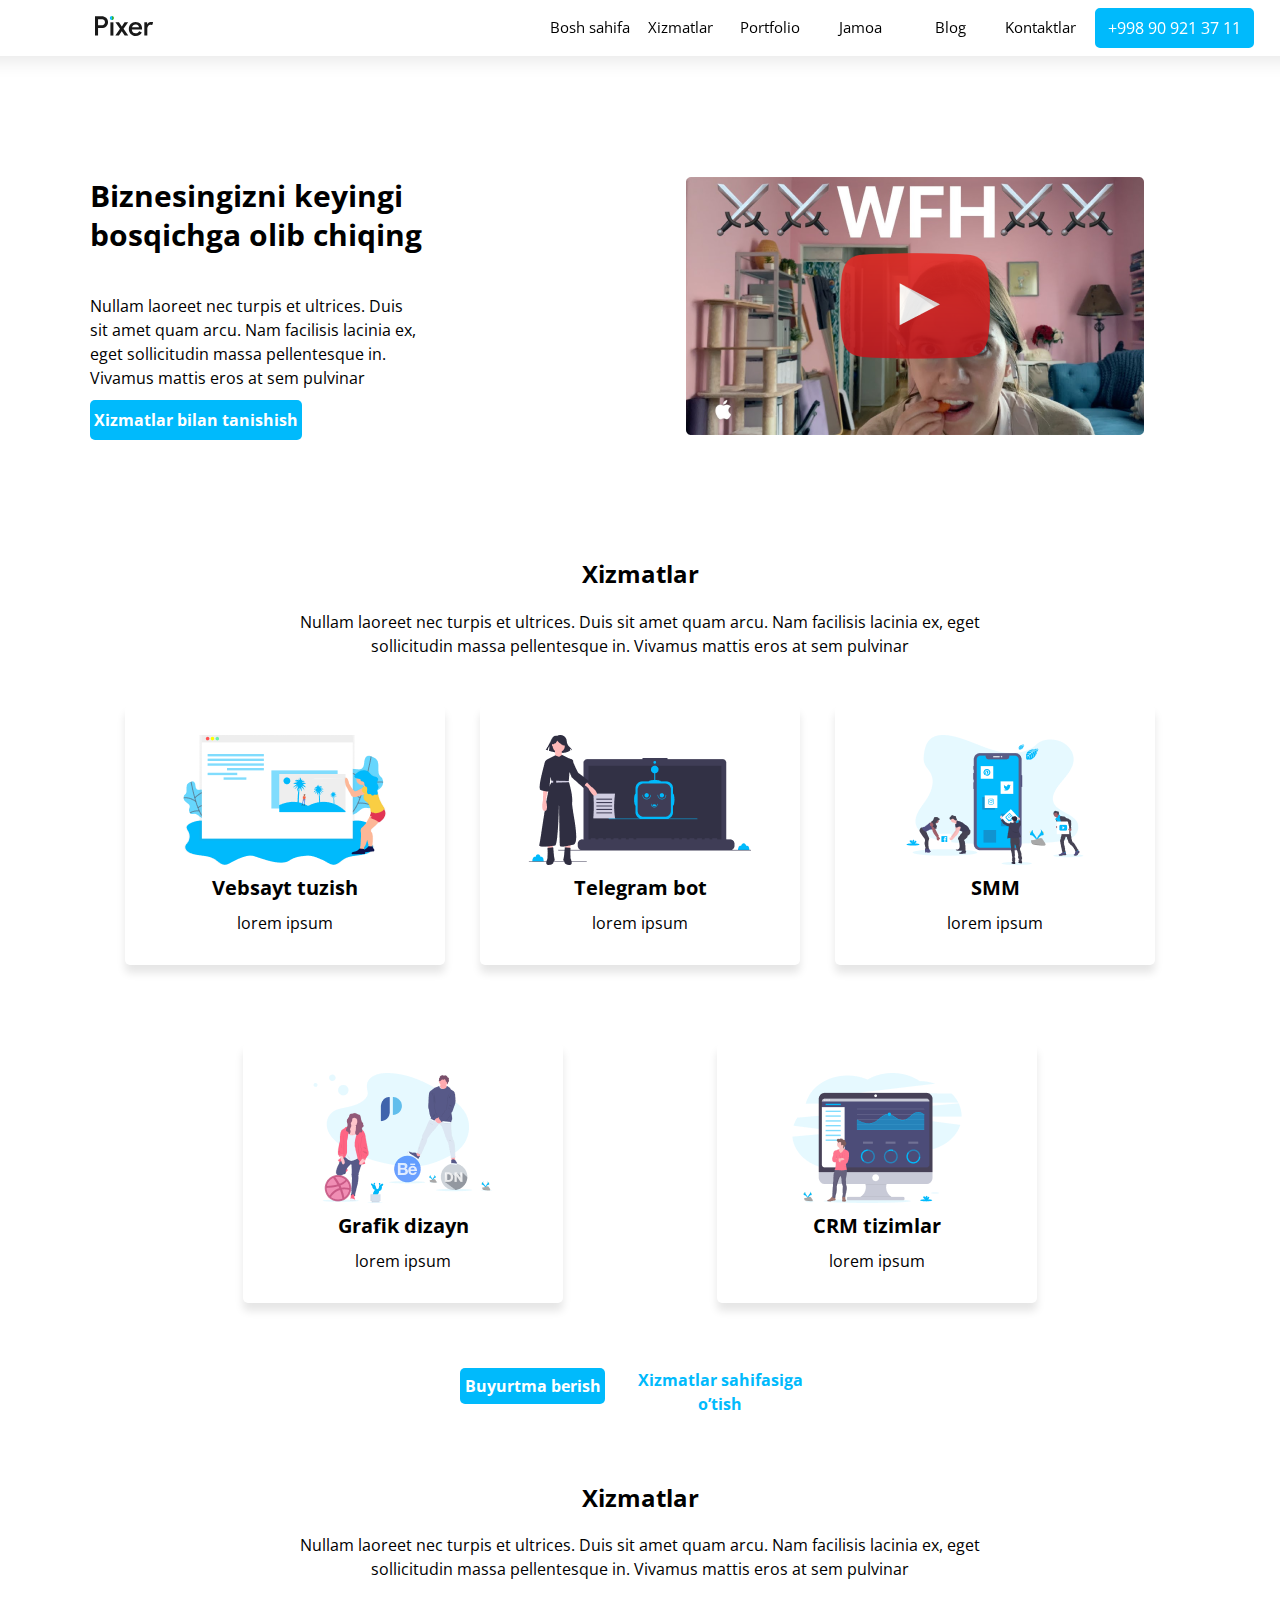
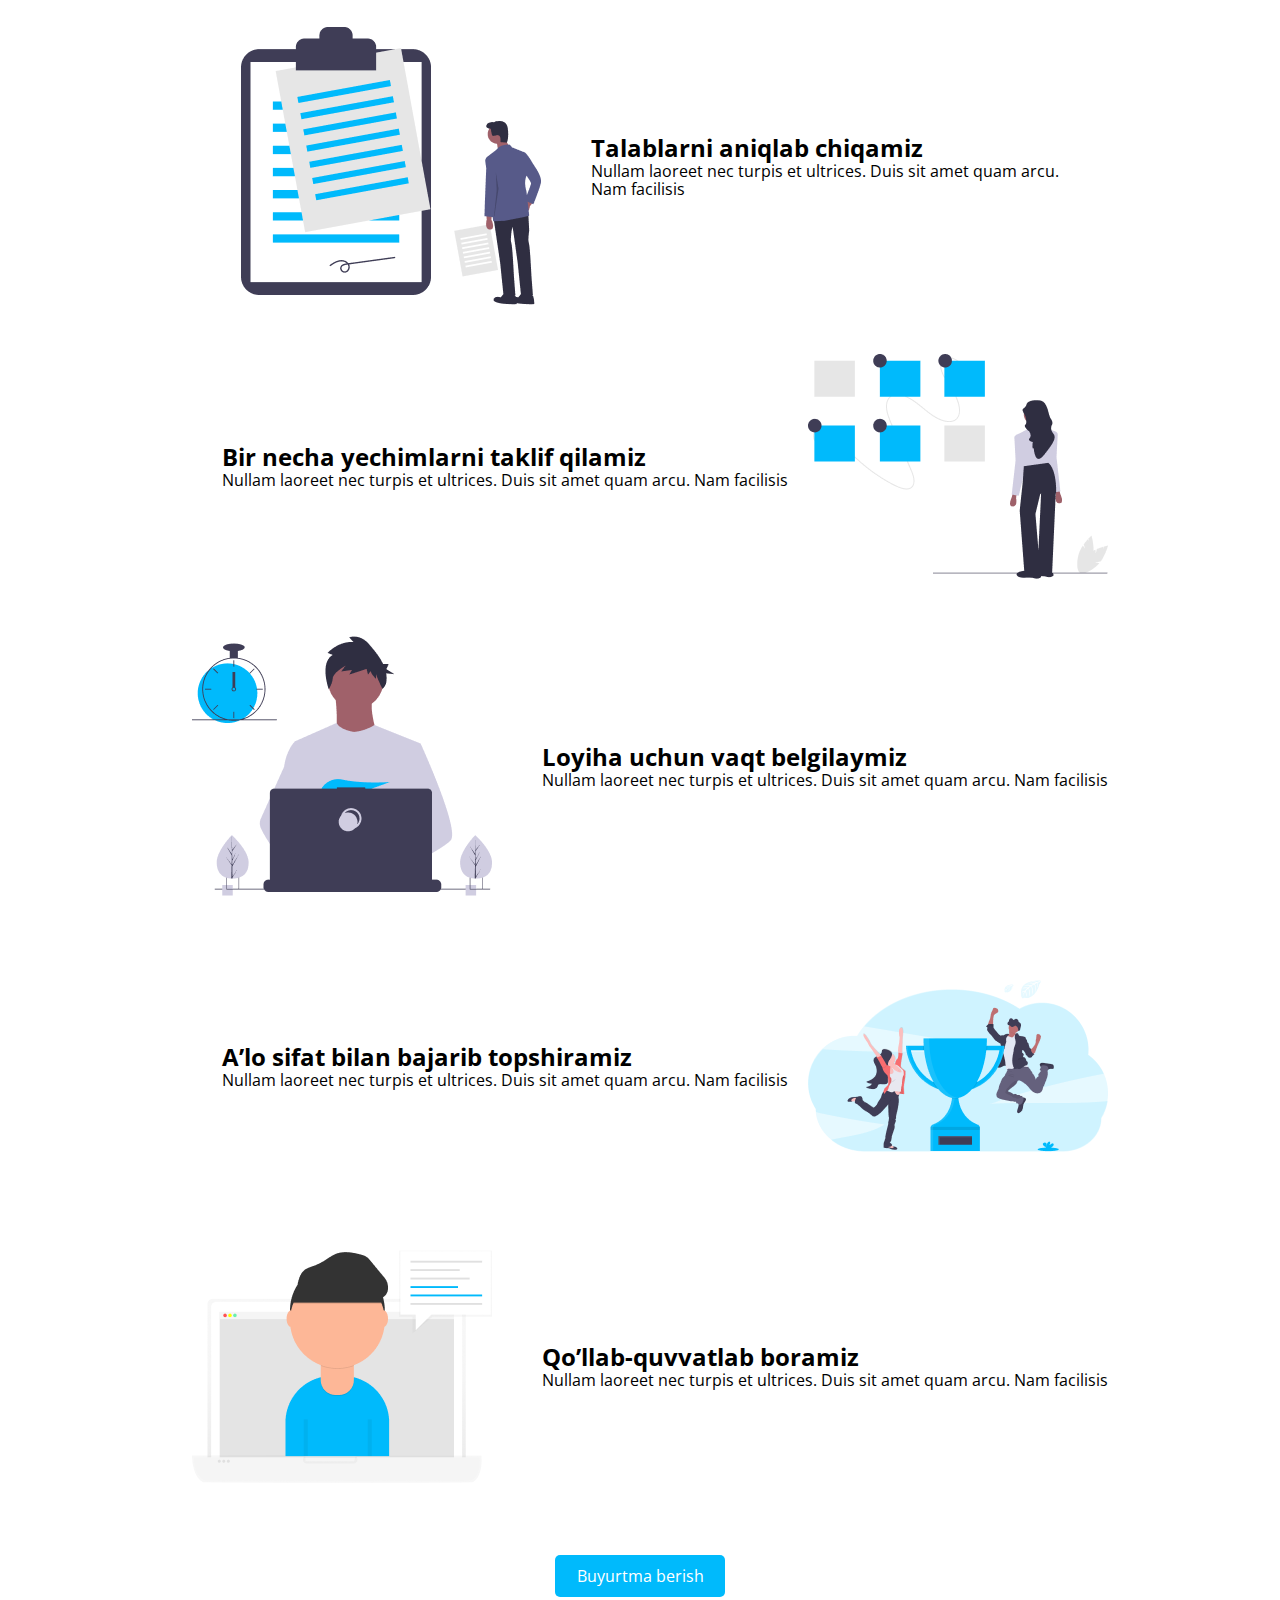
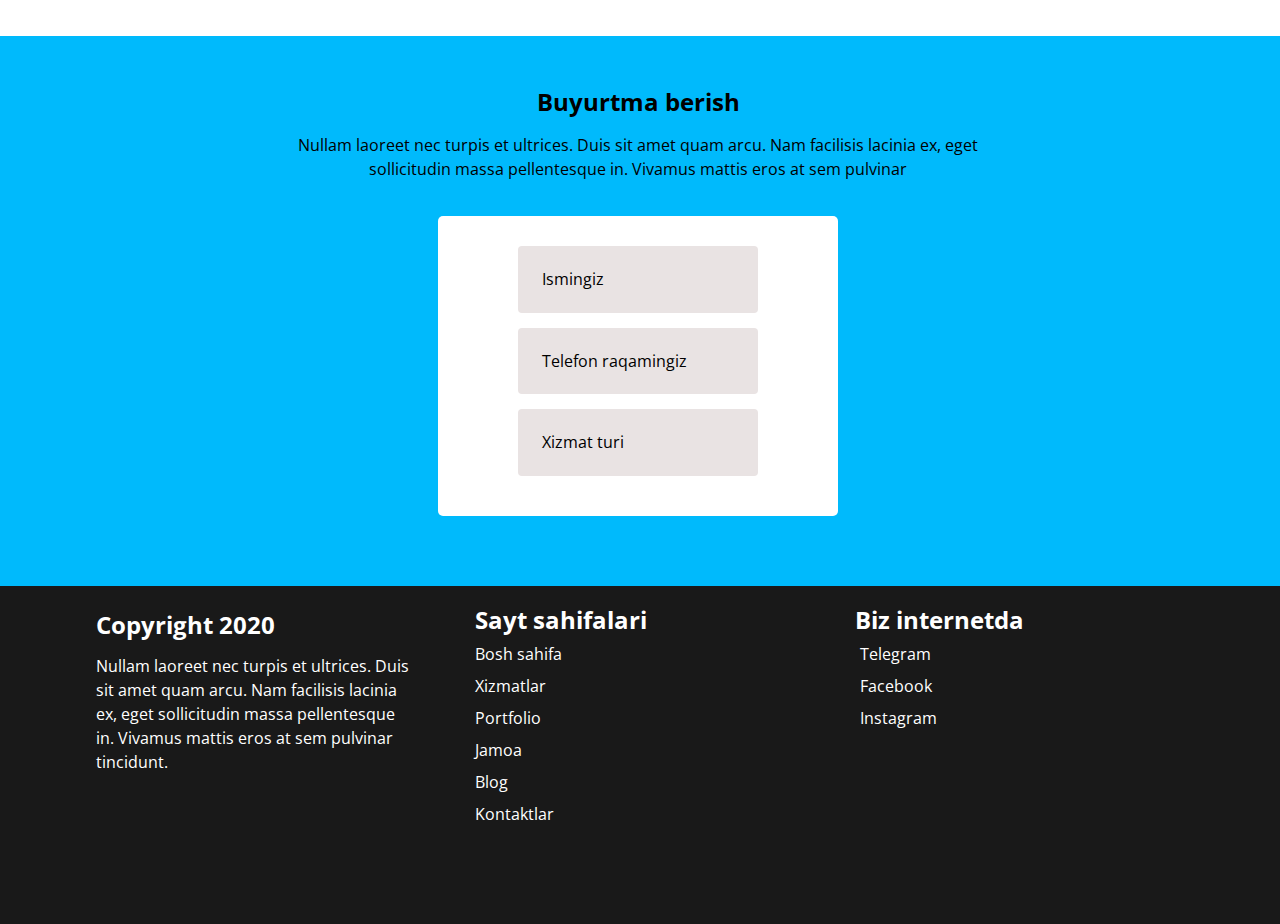
<file: index.html>
<!DOCTYPE html>
<html lang="en">

<head>
    <meta charset="UTF-8">
    <meta http-equiv="X-UA-Compatible" content="IE=edge">
    <meta name="viewport" content="width=device-width, initial-scale=1.0">
    <!-- link fontawesome -->
    <link rel="stylesheet" href="https://cdnjs.cloudflare.com/ajax/libs/font-awesome/6.1.1/css/all.min.css"
        integrity="sha512-KfkfwYDsLkIlwQp6LFnl8zNdLGxu9YAA1QvwINks4PhcElQSvqcyVLLD9aMhXd13uQjoXtEKNosOWaZqXgel0g=="
        crossorigin="anonymous" referrerpolicy="no-referrer" />
        <!-- css minifiar link -->
        <link rel="stylesheet" href="./style/cssminifiear.css">
        <!-- normalize css link -->
        <link rel="stylesheet" href="./style/normalize.css">
    <!-- style link -->
    <link rel="stylesheet" href="./style/style.css">
    <title>Pixer</title>
</head>

<body>
    <!-- wrapper -->
    <div class="wrapper">
        <!-- header  -->
        <header>
            <div class="header">
                <div class="logo">
                    <img src="./img/pixer-logo.svg" alt="pixer-logo">
                </div>
                <div class="link">
                    <ul class="link-ul">
                        <li class="link-ul-li"><a href="#">Bosh sahifa</a></li>
                        <li class="link-ul-li"><a href="../pixer/xizmatlar/index.html">Xizmatlar</a>
                            <div class="dropdown-menu">
                                <ul>
                                    <li><a href="./xizmatlar/index.html">Vebsayt</a></li>
                                    <li><a href="#">Telegram bot</a></li>
                                    <li><a href="#">SMM</a></li>
                                    <li><a href="#">Grafik dizayn</a></li>
                                </ul>
                            </div>
                        </li>
                        <li class="link-ul-li"><a href="#">Portfolio</a></li>
                        <li class="link-ul-li"><a href="#">Jamoa</a></li>
                        <li class="link-ul-li"><a href="#">Blog</a></li>
                        <li class="link-ul-li"><a href="#">Kontaktlar</a></li>
                    </ul>
                    <a class="header-btn" href="tel:909213711">
                        <p>+998 90 921 37 11</p>
                    </a>
                </div>
            </div>
        </header>
        <!-- header the end -->
        <!-- main -->
        <main>
            <section>
                <!-- section-card -->
                <div class="section-card">
                    <div class="card-text">
                        <h1>Biznesingizni keyingi bosqichga
                            olib chiqing</h1>
                        <p>Nullam laoreet nec turpis et ultrices. Duis sit amet quam arcu. Nam facilisis lacinia ex,
                            eget sollicitudin massa pellentesque in. Vivamus mattis eros at sem pulvinar</p>
                        <button class="card-btn">Xizmatlar bilan tanishish</button>
                    </div>
                    <div class="card-images">
                        <img src="./img/youtube.png" alt="youtube icon">
                    </div>
                </div>
            </section>
            <!-- section-card the end -->
            <!-- section-item -->
            <section class="section-item">
                <div class="item">
                    <div class="item-text">
                        <h2>Xizmatlar</h2>
                        <p>Nullam laoreet nec turpis et ultrices. Duis sit amet quam arcu. Nam facilisis lacinia ex,
                            eget sollicitudin massa pellentesque in. Vivamus mattis eros at sem pulvinar</p>
                    </div>
                    <div class="item-content">
                        <div class="item-content-card">
                            <img src="./img/website-illustration.png" alt="website-illustration">
                            <h2>Vebsayt tuzish</h2>
                            <p>lorem ipsum</p>
                        </div>
                        <div class="item-content-card">
                            <img src="./img/bot-illustration.png" alt="website-illustration">
                            <h2>Telegram bot</h2>
                            <p>lorem ipsum</p>
                        </div>
                        <div class="item-content-card">
                            <img src="./img/smm-illustration.png" alt="website-illustration">
                            <h2>SMM</h2>
                            <p>lorem ipsum</p>
                        </div>
                        <div class="item-content-card">
                            <img src="./img/design-illustration.png" alt="website-illustration">
                            <h2>Grafik dizayn</h2>
                            <p>lorem ipsum</p>
                        </div>
                        <div class="item-content-card">
                            <img src="./img/crm-illustration.png" alt="website-illustration">
                            <h2>CRM tizimlar</h2>
                            <p>lorem ipsum</p>
                        </div>
                    </div>
                    <div class="item-btn">
                        <button>
                            Buyurtma berish
                        </button>
                        <button>
                            Xizmatlar sahifasiga o’tish
                        </button>
                    </div>
                </div>
            </section>
            <!-- section-item the end -->
            <!-- item-text -->
            <div class="item-text1">
                <h2>Xizmatlar</h2>
                <p>Nullam laoreet nec turpis et ultrices. Duis sit amet quam arcu. Nam facilisis lacinia ex, eget
                    sollicitudin massa pellentesque in. Vivamus mattis eros at sem pulvinar</p>
            </div>
            <!-- section-list -->
            <section class="section-list">
                <div class="list">
                    <img src="./img/step-illlustration.png" alt="step">
                    <div class="list_text">
                        <h2>
                            Talablarni aniqlab chiqamiz
                        </h2>
                        <p>Nullam laoreet nec turpis et ultrices. Duis sit amet quam arcu. <br> Nam facilisis</p>
                    </div>

                </div>
                <div class="list">
                    <div class="list_text">
                        <h2>
                            Bir necha yechimlarni taklif qilamiz
                        </h2>
                        <p>Nullam laoreet nec turpis et ultrices. Duis sit amet quam arcu. Nam facilisis</p>
                    </div>
                    <img src="./img/step-illlustration1.png" alt="step">

                </div>
                <div class="list">
                    <img src="./img/step-illustration2.png" alt="step">
                    <div class="list_text">
                        <h2>
                            Loyiha uchun vaqt belgilaymiz
                        </h2>
                        <p>Nullam laoreet nec turpis et ultrices. Duis sit amet quam arcu. Nam facilisis</p>
                    </div>

                </div>
                <div class="list">
                    <div class="list_text">
                        <h2>
                            A’lo sifat bilan bajarib topshiramiz
                        </h2>
                        <p>Nullam laoreet nec turpis et ultrices. Duis sit amet quam arcu. Nam facilisis</p>
                    </div>
                    <img src="./img/step-illustration.png" alt="step">

                </div>
                <div class="list">
                    <img src="./img/step-illustration1.png" alt="step">
                    <div class="list_text">
                        <h2>
                            Qo’llab-quvvatlab boramiz
                        </h2>
                        <p>Nullam laoreet nec turpis et ultrices. Duis sit amet quam arcu. Nam facilisis</p>
                    </div>

                </div>
            </section>
            <!-- section-list the end -->
            <!-- btn-buy -->
            <div class="buy-btn">
                <button>
                    Buyurtma berish
                </button>
                <!-- btn-buy the end -->
            </div>
            <section class="section-inner">
                <div class="inner">
                    <div class="lead">
                        <h2>
                            Buyurtma berish
                        </h2>
                        <p>
                            Nullam laoreet nec turpis et ultrices. Duis sit amet quam arcu. Nam facilisis lacinia ex, eget sollicitudin massa pellentesque in. Vivamus mattis eros at sem pulvinar
                        </p>
                    </div>
                    <div class="inner-dropdown">
                        <div class="dropdown2">
                            <div class="dropdown-select">
                                <span>Ismingiz</span>
                            </div>
                        </div>
                        <div class="dropdown2">
                            <div class="dropdown-select">
                                <span>Telefon raqamingiz</span>
                            </div>
                        </div>
                        <div class="dropdown2">
                            <div class="dropdown-select">
                                <span>Xizmat turi</span>
                                <i class="fa fa-caret-down icon"></i>
                            </div>
                        </div>
                    </div>
                </div>
            </section>
            <!-- section-inner the end -->
            <!-- footer -->
            <footer>
                <div class="footer-block">
                    <div class="footer-caption">
                        <h2>
                            Copyright 2020
                        </h2>
                        <p>Nullam laoreet nec turpis et ultrices. Duis sit amet quam arcu. Nam facilisis lacinia ex, eget sollicitudin massa pellentesque in. Vivamus mattis eros at sem pulvinar tincidunt.</p>
                    </div>
                    <div class="footer-caption1">
                        <h2>
                            Sayt sahifalari
                        </h2>
                        <p>Bosh sahifa</p>
                        <p>Xizmatlar</p>
                        <p>Portfolio</p>
                        <p>Jamoa</p>
                        <p>Blog</p>
                        <p>Kontaktlar</p>
                    </div>
                    <div class="footer-caption2">
                        <h2>
                            Biz internetda
                        </h2>
                        <p><i class="fa-brands fa-telegram"></i>Telegram</p>
                        <p><i class="fa-brands fa-facebook"></i>Facebook</p>
                        <p><i class="fa-brands fa-instagram-square"></i>Instagram</p>
                    </div>
                </div>
            </footer>
            <!-- footer the end -->
        </main>
        <!-- main the end -->
    </div>
    <!-- wrapper the end -->
</body>

</html>
</file>
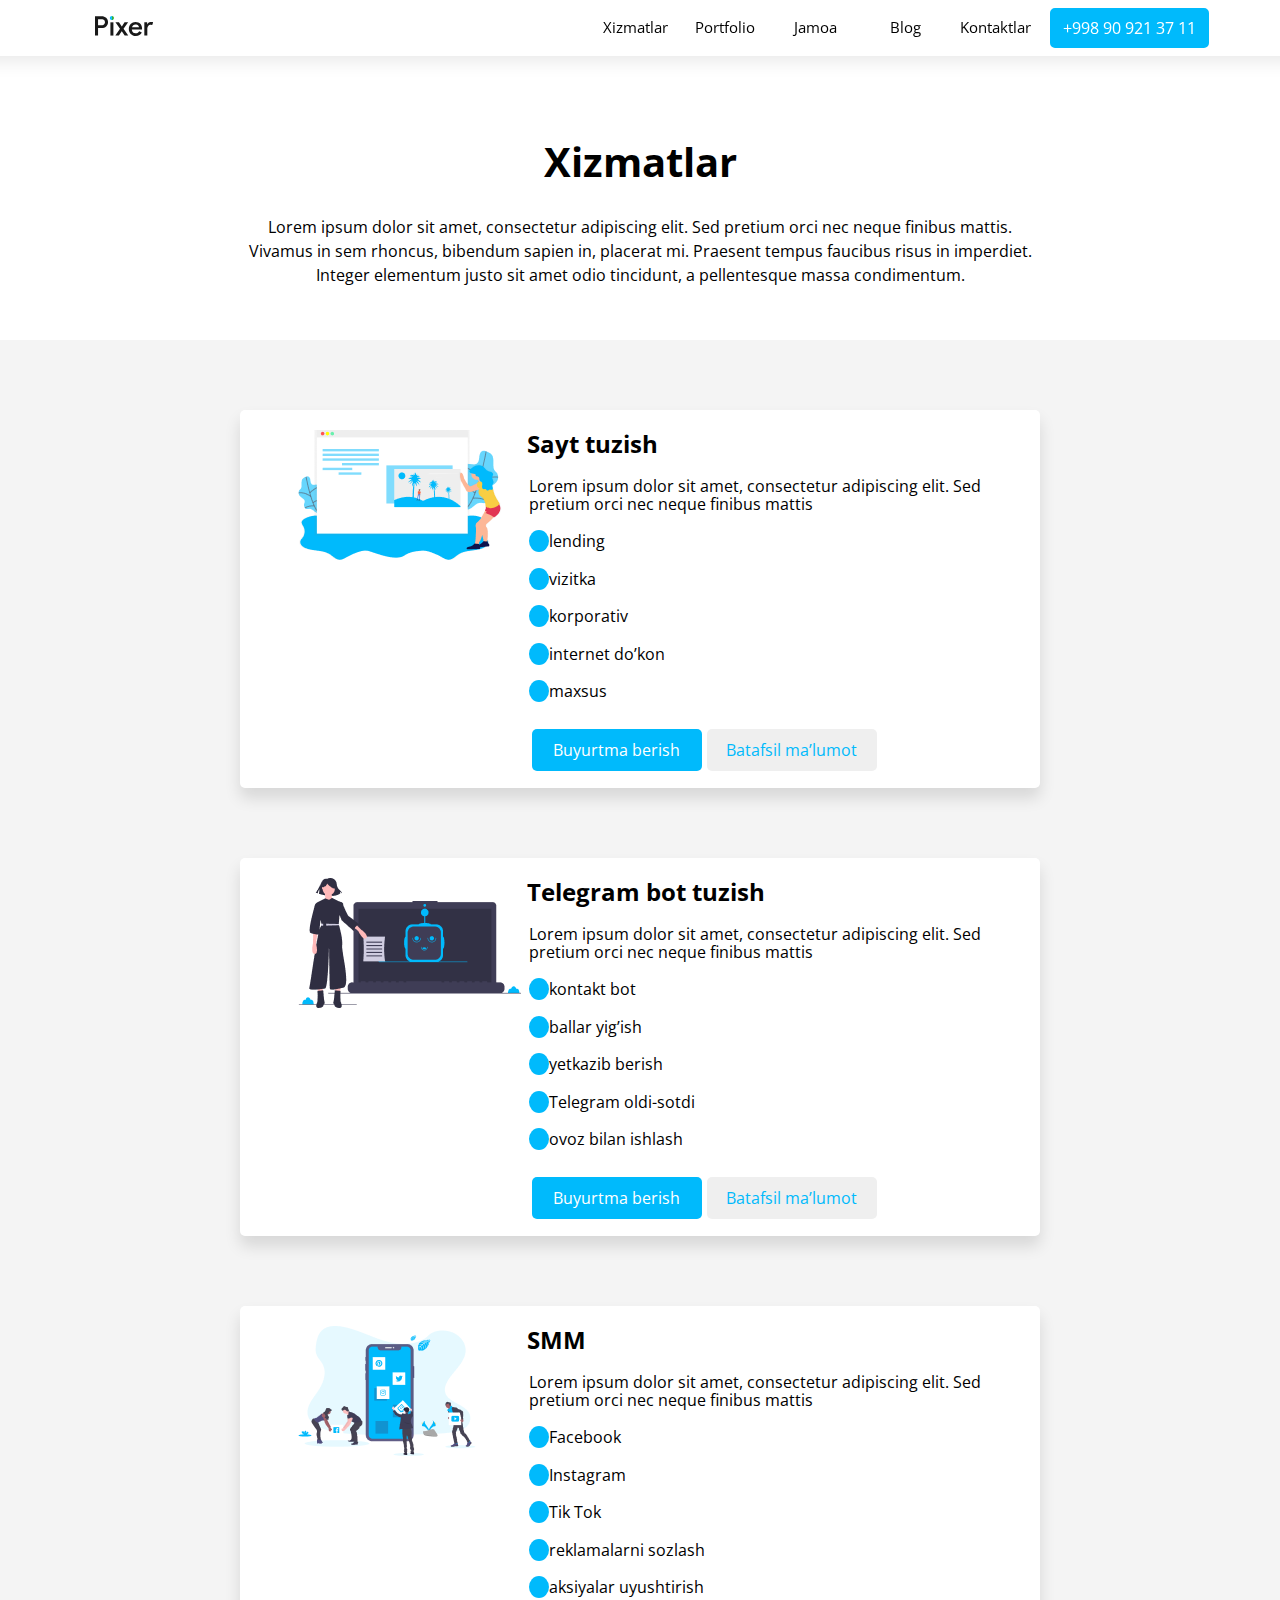
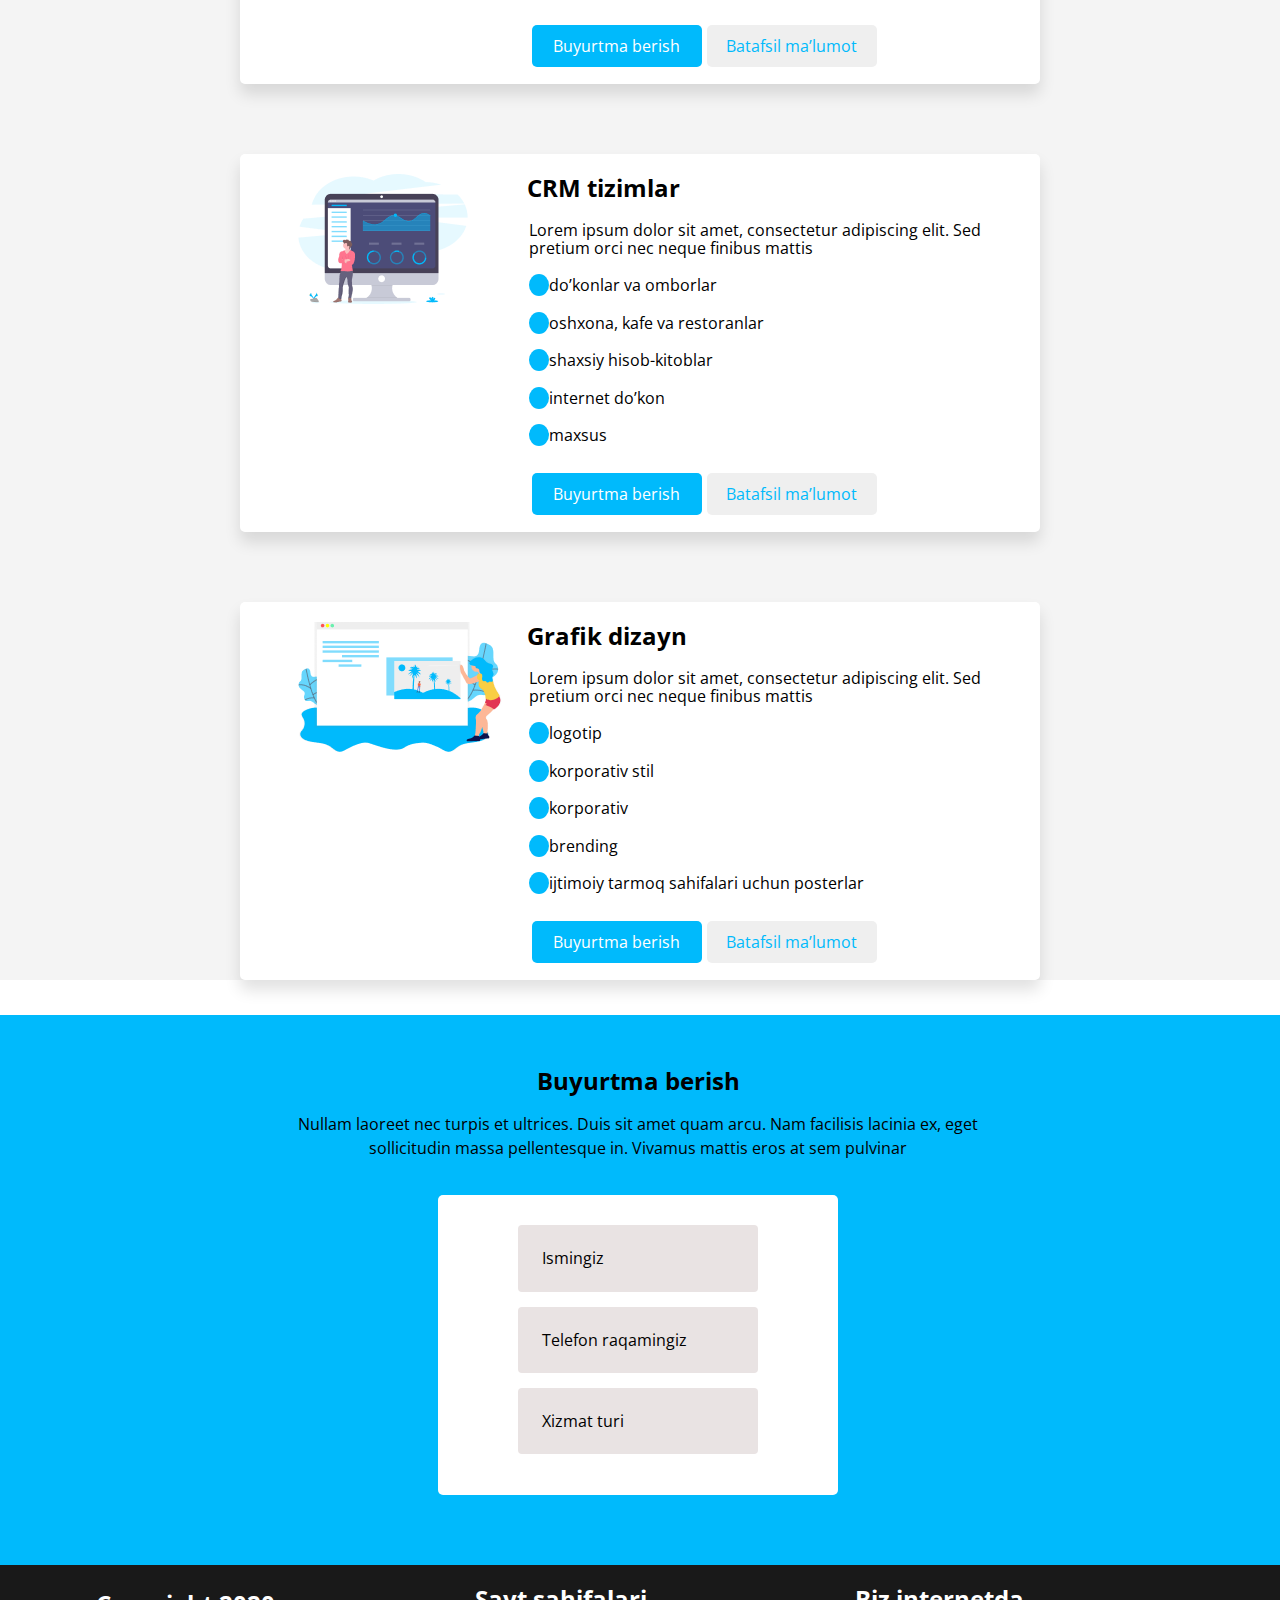
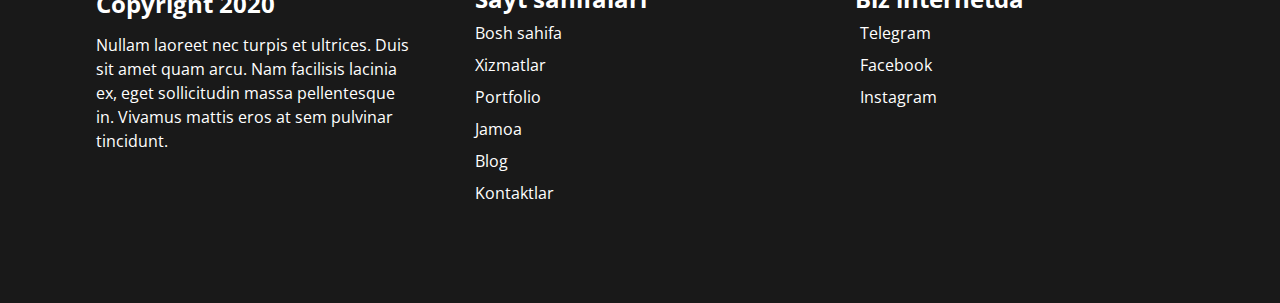
<file: xizmatlar/index.html>
<!DOCTYPE html>
<html lang="en">

<head>
    <meta charset="UTF-8">
    <meta http-equiv="X-UA-Compatible" content="IE=edge">
    <meta name="viewport" content="width=device-width, initial-scale=1.0">
    <!-- link fontawesome -->
    <link rel="stylesheet" href="https://cdnjs.cloudflare.com/ajax/libs/font-awesome/6.1.1/css/all.min.css"
        integrity="sha512-KfkfwYDsLkIlwQp6LFnl8zNdLGxu9YAA1QvwINks4PhcElQSvqcyVLLD9aMhXd13uQjoXtEKNosOWaZqXgel0g=="
        crossorigin="anonymous" referrerpolicy="no-referrer" />
    <!-- link normalize css -->
    <link rel="stylesheet" href="./normalize.css">
    <!-- link css -->
    <link rel="stylesheet" href="./style.css">
    <title>Xizmatlar</title>
</head>

<body>
    <div class="wrapper">
        <!-- header  -->
        <header>
            <div class="header">
                <div class="logo">
                    <img src="../img/pixer-logo.svg" alt="pixer-logo">
                </div>
                <div class="link">
                    <ul class="link-ul">
                        <li class="link-ul-li"><a href="#">Xizmatlar</a>
                            <div class="dropdown-menu">
                                <ul>
                                    <li><a href="#">Vebsayt</a></li>
                                    <li><a href="#">Telegram bot</a></li>
                                    <li><a href="#">SMM</a></li>
                                    <li><a href="#">Grafik dizayn</a></li>
                                </ul>
                            </div>
                        </li>
                        <li class="link-ul-li"><a href="#">Portfolio</a></li>
                        <li class="link-ul-li"><a href="#">Jamoa</a></li>
                        <li class="link-ul-li"><a href="#">Blog</a></li>
                        <li class="link-ul-li"><a href="#">Kontaktlar</a></li>
                    </ul>
                    <a class="header-btn" href="tel:909213711">
                        <p>+998 90 921 37 11</p>
                    </a>
                </div>
            </div>
        </header>
        <!-- header the end -->
        <!-- main -->
        <main>
            <section class="text">
                <div class="text-section">
                    <h1>
                        Xizmatlar
                    </h1>
                    <p>Lorem ipsum dolor sit amet, consectetur adipiscing elit. Sed pretium orci nec neque finibus
                        mattis. Vivamus in sem rhoncus, bibendum sapien in, placerat mi. Praesent tempus faucibus risus
                        in imperdiet. Integer elementum justo sit amet odio tincidunt, a pellentesque massa condimentum.
                    </p>
                </div>
            </section>
            <!-- text section the end -->
            <!-- wrap -->
            <div class="wrap">
                <div class="wrap-card">
                    <div class="card-img">
                        <img src="../img/website-illustration.png" alt="web site website-illustration">
                    </div>
                    <div class="card-text">
                        <h2>
                            Sayt tuzish
                        </h2>
                        <p>Lorem ipsum dolor sit amet, consectetur adipiscing elit. Sed pretium orci nec neque finibus
                            mattis</p>
                        <div class="card-item">
                            <p>lending</p>
                            <p>vizitka</p>
                            <p>korporativ</p>
                            <p>internet do’kon</p>
                            <p>maxsus</p>
                        </div>
                        <div class="card-btn">
                            <button>
                                Buyurtma berish
                            </button>
                            <button>
                                Batafsil ma’lumot
                            </button>
                        </div>
                    </div>

                </div>
                <div class="wrap-card">
                    <div class="card-img">
                        <img src="../img/bot-illustration.png" alt="web site website-illustration">
                    </div>
                    <div class="card-text">
                        <h2>
                            Telegram bot tuzish
                        </h2>
                        <p>Lorem ipsum dolor sit amet, consectetur adipiscing elit. Sed pretium orci nec neque finibus
                            mattis</p>
                        <div class="card-item">
                            <p>kontakt bot</p>
                            <p>ballar yig’ish</p>
                            <p>yetkazib berish</p>
                            <p>Telegram oldi-sotdi</p>
                            <p>ovoz bilan ishlash</p>
                        </div>
                        <div class="card-btn">
                            <button>
                                Buyurtma berish
                            </button>
                            <button>
                                Batafsil ma’lumot
                            </button>
                        </div>
                    </div>

                </div>
                <div class="wrap-card">
                    <div class="card-img">
                        <img src="../img/smm-illustration.png" alt="web site website-illustration">
                    </div>
                    <div class="card-text">
                        <h2>
                            SMM
                        </h2>
                        <p>Lorem ipsum dolor sit amet, consectetur adipiscing elit. Sed pretium orci nec neque finibus
                            mattis</p>
                        <div class="card-item">
                            <p>Facebook</p>
                            <p>Instagram</p>
                            <p>Tik Tok</p>
                            <p>reklamalarni sozlash</p>
                            <p>aksiyalar uyushtirish</p>
                        </div>
                        <div class="card-btn">
                            <button>
                                Buyurtma berish
                            </button>
                            <button>
                                Batafsil ma’lumot
                            </button>
                        </div>
                    </div>

                </div>
                <div class="wrap-card">
                    <div class="card-img">
                        <img src="../img/crm-illustration.png" alt="web site website-illustration">
                    </div>
                    <div class="card-text">
                        <h2>
                            CRM tizimlar
                        </h2>
                        <p>Lorem ipsum dolor sit amet, consectetur adipiscing elit. Sed pretium orci nec neque finibus
                            mattis</p>
                        <div class="card-item">
                            <p>do’konlar va omborlar</p>
                            <p>oshxona, kafe va restoranlar</p>
                            <p>shaxsiy hisob-kitoblar</p>
                            <p>internet do’kon</p>
                            <p>maxsus</p>
                        </div>
                        <div class="card-btn">
                            <button>
                                Buyurtma berish
                            </button>
                            <button>
                                Batafsil ma’lumot
                            </button>
                        </div>
                    </div>

                </div>
                <div class="wrap-card">
                    <div class="card-img">
                        <img src="../img/website-illustration.png" alt="web site website-illustration">
                    </div>
                    <div class="card-text">
                        <h2>
                            Grafik dizayn
                        </h2>
                        <p>Lorem ipsum dolor sit amet, consectetur adipiscing elit. Sed pretium orci nec neque finibus
                            mattis</p>
                        <div class="card-item">
                            <p>logotip</p>
                            <p>korporativ stil</p>
                            <p>korporativ</p>
                            <p>brending</p>
                            <p>ijtimoiy tarmoq sahifalari uchun posterlar</p>
                        </div>
                        <div class="card-btn">
                            <button>
                                Buyurtma berish
                            </button>
                            <button>
                                Batafsil ma’lumot
                            </button>
                        </div>
                    </div>

                </div>
            </div>
            <!-- wrap the end -->
            <section class="section-inner">
                <div class="inner">
                    <div class="lead">
                        <h2>
                            Buyurtma berish
                        </h2>
                        <p>
                            Nullam laoreet nec turpis et ultrices. Duis sit amet quam arcu. Nam facilisis lacinia ex,
                            eget sollicitudin massa pellentesque in. Vivamus mattis eros at sem pulvinar
                        </p>
                    </div>
                    <div class="inner-dropdown">
                        <div class="dropdown2">
                            <div class="dropdown-select">
                                <span>Ismingiz</span>
                            </div>
                        </div>
                        <div class="dropdown2">
                            <div class="dropdown-select">
                                <span>Telefon raqamingiz</span>
                            </div>
                        </div>
                        <div class="dropdown2">
                            <div class="dropdown-select">
                                <span>Xizmat turi</span>
                                <i class="fa fa-caret-down icon"></i>
                            </div>
                        </div>
                    </div>
                </div>
            </section>
            <!-- section-inner the end -->
            <!-- footer -->
            <footer>
                <div class="footer-block">
                    <div class="footer-caption">
                        <h2>
                            Copyright 2020
                        </h2>
                        <p>Nullam laoreet nec turpis et ultrices. Duis sit amet quam arcu. Nam facilisis lacinia ex,
                            eget sollicitudin massa pellentesque in. Vivamus mattis eros at sem pulvinar tincidunt.</p>
                    </div>
                    <div class="footer-caption1">
                        <h2>
                            Sayt sahifalari
                        </h2>
                        <p>Bosh sahifa</p>
                        <p>Xizmatlar</p>
                        <p>Portfolio</p>
                        <p>Jamoa</p>
                        <p>Blog</p>
                        <p>Kontaktlar</p>
                    </div>
                    <div class="footer-caption2">
                        <h2>
                            Biz internetda
                        </h2>
                        <p><i class="fa-brands fa-telegram"></i>Telegram</p>
                        <p><i class="fa-brands fa-facebook"></i>Facebook</p>
                        <p><i class="fa-brands fa-instagram-square"></i>Instagram</p>
                    </div>
                </div>
            </footer>
            <!-- footer the end -->
        </main>
    </div>
</body>

</html>
</file>
<file: style/cssminifiear.css>
@import "https://fonts.googleapis.com/css2?family=Anek+Latin&family=Arvo:ital@1&family=Barlow:wght@600&family=Fredoka&family=Mulish:ital,wght@0,400;1,700&family=Open+Sans:wght@500&family=Readex+Pro:wght@500&family=Roboto:ital,wght@0,400;1,500&family=Rubik:wght@500&display=swap";*{margin:0;padding:0;box-sizing:border-box;font-family:'Open Sans',sans-serif}.wrapper{width:100%;display:flex;align-items:center;margin:0 auto;flex-direction:column}header{width:1349px;height:56px;background-color:#fff;position:relative}.header{width:1349px;height:56px;display:flex;justify-content:space-around;align-items:center;box-shadow:0 4px 20px rgba(0,0,0,0.1);position:fixed;background-color:#ffff}.logo{width:350px;margin-left:90px}.link{width:750px;display:flex;justify-content:center;align-items:center}.link ul li{flex-direction:column}.link .link-ul .link-ul-li::after{content:"";width:0;height:3px;background-color:#191919;transition:.4s ease;-webkit-transition:.4s ease;-moz-transition:.4s ease;-ms-transition:.4s ease;-o-transition:.4s ease;display:block}.link .link-ul .link-ul-li:hover::after{content:"";width:80%;height:3px;display:block}.link ul{display:flex;justify-content:center;align-items:center;list-style:none;font-family:'Open Sans',sans-serif;font-style:normal;font-weight:400;font-size:15px;line-height:24px}.link ul li{width:90px;height:50px;display:flex;justify-content:center;align-items:center;transition:.4s ease;-webkit-transition:.4s ease;-moz-transition:.4s ease;-ms-transition:.4s ease;-o-transition:.4s ease;position:relative}.link ul li:hover .dropdown-menu{display:block;position:absolute;left:0;top:100%}.dropdown-menu{width:100px;height:160px;display:flex;justify-content:center;align-items:center;flex-direction:column;transition:all .4s ease;-webkit-transition:all .4s ease;-moz-transition:all .4s ease;-ms-transition:all .4s ease;-o-transition:all .4s ease;background:#FFF;box-shadow:0 4px 24px rgba(0,0,0,0.1);border-radius:5px}.dropdown-menu ul{flex-direction:column}.dropdown-menu ul li{width:100%;height:40px;color:#000}.dropdown-menu ul li:active{background-color:#a9d9eb;color:#000}.dropdown-menu ul li:active .link-ul-li{background-color:#00BAFC}.dropdown-menu li:hover{background-color:#00BAFC}.link .link-ul .link-ul-li:active{background:rgba(25,25,25,0.897)}.link .link-ul .link-ul-li:active a{color:#ffff}.link ul li a{color:#000}a{text-decoration:none}.header-btn{width:159px;height:40px;display:flex;justify-content:center;align-items:center;background:#00BAFC;border-radius:5px;margin-left:10px;border:2px solid #00BAFC}.header-btn:hover{background-color:#ffff}.header-btn p{color:#ffff}.header-btn:hover p{color:#00BAFC;transition:all .4s linear;-webkit-transition:all .4s linear;-moz-transition:all .4s linear;-ms-transition:all .4s linear;-o-transition:all .4s linear}.section-card{width:1100px;height:500px;display:flex;justify-content:center;align-items:center;margin:0 auto}.card-text{width:50%;height:300px;display:flex;justify-content:flex-start;flex-direction:column}.card-text h1{width:60%;width:470px;height:78px;font-family:'Open Sans';font-style:normal;font-weight:700;font-size:30px;line-height:130%}.card-text p{width:60%;font-family:'Open Sans';font-style:normal;font-weight:400;font-size:16px;line-height:24px;margin-top:20px}.card-btn{width:212px;height:40px;display:flex;justify-content:center;align-items:center;color:#fff;border-radius:5px;font-family:'Open Sans';font-style:normal;font-weight:700;font-size:16px;line-height:24px;-webkit-border-radius:5px;-moz-border-radius:5px;-ms-border-radius:5px;-o-border-radius:5px;border:none;background-color:#00BAFC;margin-top:10px;cursor:pointer}.card-images{width:50%;height:100%;display:flex;justify-content:center;align-items:center;object-fit:cover}.card-images img{cursor:pointer}.section-item{width:1100px;height:876px;margin:0 auto}.item{width:100%;height:100%;display:flex;justify-content:center;align-items:center;flex-direction:column}.item-text{width:100%;height:10%;margin-bottom:20px}.item-text h2{font-family:'Open Sans';font-style:normal;font-weight:700;font-size:24px;line-height:130%;text-align:center}.item-text p{width:719px;font-family:'Open Sans';font-style:normal;font-weight:400;font-size:16px;line-height:24px;text-align:center;margin:20px auto}.item-content{width:100%;height:676px;display:flex;justify-content:space-evenly;align-items:center;flex-wrap:wrap}.item-btn{width:100%;height:10%;display:flex;justify-content:center;align-items:center}.item-content-card{width:320px;height:260px;border-radius:5px;-webkit-border-radius:5px;-moz-border-radius:5px;-ms-border-radius:5px;-o-border-radius:5px;padding:24px;display:flex;justify-content:center;align-items:center;flex-direction:column;background:#FFF;box-shadow:0 8px 8px rgba(0,0,0,0.1);border-radius:5px}.item-content-card img{cursor:pointer}.item-content-card h2{font-family:'Open Sans';font-style:normal;font-weight:700;font-size:20px;line-height:130%;text-align:center;margin-top:10px;cursor:pointer}.item-content-card p{font-family:'Open Sans';font-style:normal;font-weight:400;font-size:16px;line-height:24px;text-align:center;margin-top:10px}.item-btn button:nth-of-type(1){width:145px;height:36px;font-family:'Open Sans';font-style:normal;font-weight:700;font-size:16px;line-height:24px;color:#ffff;border:none;background-color:#00BAFC;border-radius:5px;-webkit-border-radius:5px;-moz-border-radius:5px;-ms-border-radius:5px;-o-border-radius:5px;outline:none;cursor:pointer}.item-btn button:nth-of-type(2){width:200px;height:36px;font-family:'Open Sans';font-style:normal;font-weight:700;font-size:16px;line-height:24px;color:#00BAFC;border:none;background-color:#ffff;border-radius:5px;-webkit-border-radius:5px;-moz-border-radius:5px;-ms-border-radius:5px;-o-border-radius:5px;outline:none;margin-left:15px;cursor:pointer}.dropdown-menu{display:none}.item-content-card:hover{box-shadow:0 12px 21px rgba(0,0,0,0.1)}.item-content-card:active{box-shadow:0 4px 4px rgba(0,0,0,0.2)}.item-text1{width:100%;height:10%;margin-top:50px}.item-text1 h2{font-family:'Open Sans';font-style:normal;font-weight:700;font-size:24px;line-height:130%;text-align:center}.item-text1 p{width:719px;font-family:'Open Sans';font-style:normal;font-weight:400;font-size:16px;line-height:24px;text-align:center;margin:20px auto}.section-list{width:100%;display:flex;justify-content:center;align-items:center;flex-direction:column;flex-wrap:wrap}.list{width:100%;height:270px;display:flex;justify-content:center;align-items:center;margin-top:30px}.list_text{margin-left:50px}.list img{margin-left:20px}.item-btn button:nth-last-of-type(1):hover{background-color:#00BAFCCC;transition:all .4s linear;color:#fff;-webkit-transition:all .4s linear;-moz-transition:all .4s linear;-ms-transition:all .4s linear;-o-transition:all .4s linear}.item-btn button:active{background-color:#00BAFC99;transition:all0.4s linear;-webkit-transition:all0.4s linear;-moz-transition:all0.4s linear;-ms-transition:all0.4s linear;-o-transition:all0.4s linear}.buy-btn{width:100%;height:50px;display:flex;justify-content:center;align-items:center;margin:0 auto;margin-top:50px}.buy-btn button{width:170px;height:42px;background-color:#00BAFC;border:none;outline:none;color:#fff;border-radius:5px;-webkit-border-radius:5px;-moz-border-radius:5px;-ms-border-radius:5px;-o-border-radius:5px;cursor:pointer}.buy-btn button:hover{background-color:#00BAFCCC}.buy-btn button:active{background-color:#00BAFC99}.section-inner{width:1345px}.inner{width:100%;height:550px;background-color:#00BAFC;flex-direction:column}.lead{margin:35px auto;display:flex;justify-content:center;align-items:center;flex-direction:column}.lead h2{font-family:'Open Sans';font-style:normal;font-weight:700;font-size:24px;line-height:130%;text-align:center;margin-top:50px}.lead p{width:719px;font-family:'Open Sans';font-style:normal;font-weight:400;font-size:16px;line-height:150%;text-align:center;margin-top:16px}.dropdown2{width:15rem;margin:0 auto}.dropdown-select{padding:1.5rem;border-radius:4px;-webkit-border-radius:4px;-moz-border-radius:4px;-ms-border-radius:4px;-o-border-radius:4px;background-color:#e9e3e3}.inner-dropdown{width:400px;height:300px;background-color:#fff;margin:0 auto;border-radius:5px;-webkit-border-radius:5px;-moz-border-radius:5px;-ms-border-radius:5px;-o-border-radius:5px;padding:15px}.dropdown2{margin-top:15px}.dropdown-select{display:flex;justify-content:space-between;align-items:center;cursor:pointer}footer{width:1349px;height:338px;background-color:#191919}.footer-block{width:80%;height:100%;display:flex;justify-content:space-between;align-items:center;margin-left:110px}.footer-caption{width:300px;height:100%;flex-direction:column;margin-left:20px}.footer-caption1{width:300px;height:100%;flex-direction:column;margin-left:20px}.footer-caption2{width:300px;height:100%;flex-direction:column;margin-left:20px}.footer-caption p{width:320px;font-family:'Open Sans';font-style:normal;font-weight:400;font-size:16px;line-height:150%;color:#fff;margin-top:15px}.footer-caption h2{color:#fff;margin-top:25px}.footer-caption1 p{width:320px;font-family:'Open Sans';font-style:normal;font-weight:400;font-size:16px;line-height:150%;color:#fff;margin-top:8px}.footer-caption1 h2{color:#fff;margin-top:20px}.footer-caption2 i{margin-right:5px}.footer-caption1 p:hover{color:#00BAFC;transition:.3s ease;-webkit-transition:.3s ease;-moz-transition:.3s ease;-ms-transition:.3s ease;-o-transition:.3s ease;cursor:pointer}.footer-caption1 p:active{opacity:50%;transition:.3s ease;-webkit-transition:.3s ease;-moz-transition:.3s ease;-ms-transition:.3s ease;-o-transition:.3s ease}.footer-caption2 p{width:320px;font-family:'Open Sans';font-style:normal;font-weight:400;font-size:16px;line-height:150%;color:#fff;margin-top:8px}.footer-caption2 p:hover{color:#00BAFC;transition:.3s ease;-webkit-transition:.3s ease;-moz-transition:.3s ease;-ms-transition:.3s ease;-o-transition:.3s ease;cursor:pointer}.footer-caption2 p:active{opacity:50%}.footer-caption2 h2{color:#fff;margin-top:20px}
</file>
<file: style/style.css>
@import url('https://fonts.googleapis.com/css2?family=Anek+Latin&family=Arvo:ital@1&family=Barlow:wght@600&family=Fredoka&family=Mulish:ital,wght@0,400;1,700&family=Open+Sans:wght@500&family=Readex+Pro:wght@500&family=Roboto:ital,wght@0,400;1,500&family=Rubik:wght@500&display=swap');

* {
    margin: 0;
    padding: 0;
    box-sizing: border-box;
    font-family: 'Open Sans', sans-serif;
}

.wrapper {
    width: 100%;
    display: flex;
    align-items: center;
    margin: 0 auto;
    flex-direction: column;
}

header {
    width: 1349px;
    height: 56px;
    background-color: #ffffff;
    position: relative;
}

.header {
    width: 1349px;
    height: 56px;
    display: flex;
    justify-content: space-around;
    align-items: center;
    box-shadow: 0px 4px 20px rgba(0, 0, 0, 0.1);
    position: fixed;
    background-color: #ffff;
}

.logo {
    width: 350px;
    margin-left: 90px;
}

.link {
    width: 750px;
    display: flex;
    justify-content: center;
    align-items: center;
}

.link ul li {
    flex-direction: column;
}

.link .link-ul .link-ul-li::after {
    content: "";
    width: 0;
    height: 3px;
    background-color: #191919;
    transition: 0.4s ease;
    -webkit-transition: 0.4s ease;
    -moz-transition: 0.4s ease;
    -ms-transition: 0.4s ease;
    -o-transition: 0.4s ease;
    display: block;
}

.link .link-ul .link-ul-li:hover::after {
    content: "";
    width: 80%;
    height: 3px;
    display: block;

}

.link ul {
    display: flex;
    justify-content: center;
    align-items: center;
    list-style: none;
    font-family: 'Open Sans', sans-serif;
    font-style: normal;
    font-weight: 400;
    font-size: 15px;
    line-height: 24px;
}

.link ul li {
    width: 90px;
    height: 50px;
    display: flex;
    justify-content: center;
    align-items: center;
    transition: 0.4s ease;
    -webkit-transition: 0.4s ease;
    -moz-transition: 0.4s ease;
    -ms-transition: 0.4s ease;
    -o-transition: 0.4s ease;
    position: relative;
}

.link ul li:hover .dropdown-menu {
    display: block;
    position: absolute;
    left: 0;
    top: 100%;
}

.dropdown-menu {
    width: 100px;
    height: 160px;
    display: flex;
    justify-content: center;
    align-items: center;
    flex-direction: column;
    transition: all 0.4s ease;
    -webkit-transition: all 0.4s ease;
    -moz-transition: all 0.4s ease;
    -ms-transition: all 0.4s ease;
    -o-transition: all 0.4s ease;
    background: #FFFFFF;
    box-shadow: 0px 4px 24px rgba(0, 0, 0, 0.1);
    border-radius: 5px;
}

.dropdown-menu ul {
    flex-direction: column;

}

.dropdown-menu ul li {
    width: 100%;
    height: 40px;
    color: #000;
}

.dropdown-menu ul li:active {
    background-color: #a9d9eb;
    color: #000;
}

.dropdown-menu ul li:active .link-ul-li {
    background-color: #00BAFC;
}

.dropdown-menu li:hover {
    background-color: #00BAFC;
}

.link .link-ul .link-ul-li:active {
    background: rgba(25, 25, 25, 0.897);
}

.link .link-ul .link-ul-li:active a {
    color: #ffff;
}

.link ul li a {
    color: #000000;
}



a {
    text-decoration: none;
}

.header-btn {
    width: 159px;
    height: 40px;
    display: flex;
    justify-content: center;
    align-items: center;
    background: #00BAFC;
    border-radius: 5px;
    margin-left: 10px;
    border: 2px solid #00BAFC;
}

.header-btn:hover {
    background-color: #ffff;
}

.header-btn p {
    color: #ffff;
}

.header-btn:hover p {
    color: #00BAFC;
    transition: all 0.4s linear;
    -webkit-transition: all 0.4s linear;
    -moz-transition: all 0.4s linear;
    -ms-transition: all 0.4s linear;
    -o-transition: all 0.4s linear;
}

.section-card {
    width: 1100px;
    height: 500px;
    display: flex;
    justify-content: center;
    align-items: center;
    margin: 0 auto;
}

.card-text {
    width: 50%;
    height: 300px;
    display: flex;
    justify-content: flex-start;
    flex-direction: column;
}

.card-text h1 {
    width: 60%;
    width: 470px;
    height: 78px;
    font-family: 'Open Sans';
    font-style: normal;
    font-weight: 700;
    font-size: 30px;
    line-height: 130%;
}

.card-text p {
    width: 60%;
    font-family: 'Open Sans';
    font-style: normal;
    font-weight: 400;
    font-size: 16px;
    line-height: 24px;
    margin-top: 20px;
}

.card-btn {
    width: 212px;
    height: 40px;
    display: flex;
    justify-content: center;
    align-items: center;
    color: #ffffff;
    border-radius: 5px;
    font-family: 'Open Sans';
    font-style: normal;
    font-weight: 700;
    font-size: 16px;
    line-height: 24px;
    -webkit-border-radius: 5px;
    -moz-border-radius: 5px;
    -ms-border-radius: 5px;
    -o-border-radius: 5px;
    border: none;
    background-color: #00BAFC;
    margin-top: 10px;
    cursor: pointer;
}

.card-images {
    width: 50%;
    height: 100%;
    display: flex;
    justify-content: center;
    align-items: center;
    object-fit: cover;
}

.card-images img {
    cursor: pointer;
}

.section-item {
    width: 1100px;
    height: 876px;
    margin: 0 auto;
}

.item {
    width: 100%;
    height: 100%;
    display: flex;
    justify-content: center;
    align-items: center;
    flex-direction: column;
}

.item-text {
    width: 100%;
    height: 10%;
    margin-bottom: 20px;

}

.item-text h2 {
    font-family: 'Open Sans';
    font-style: normal;
    font-weight: 700;
    font-size: 24px;
    line-height: 130%;
    text-align: center;
}

.item-text p {
    width: 719px;
    font-family: 'Open Sans';
    font-style: normal;
    font-weight: 400;
    font-size: 16px;
    line-height: 24px;
    text-align: center;
    margin: 20px auto;
}

.item-content {
    width: 100%;
    height: 676px;
    display: flex;
    justify-content: space-evenly;
    align-items: center;
    flex-wrap: wrap;
}

.item-btn {
    width: 100%;
    height: 10%;
    display: flex;
    justify-content: center;
    align-items: center;
}

.item-content-card {
    width: 320px;
    height: 260px;
    border-radius: 5px;
    -webkit-border-radius: 5px;
    -moz-border-radius: 5px;
    -ms-border-radius: 5px;
    -o-border-radius: 5px;
    padding: 24px;
    display: flex;
    justify-content: center;
    align-items: center;
    flex-direction: column;
    background: #FFFFFF;
    box-shadow: 0px 8px 8px rgba(0, 0, 0, 0.1);
    border-radius: 5px;
}

.item-content-card img {
    cursor: pointer;
}

.item-content-card h2 {
    font-family: 'Open Sans';
    font-style: normal;
    font-weight: 700;
    font-size: 20px;
    line-height: 130%;
    text-align: center;
    margin-top: 10px;
    cursor: pointer;
}

.item-content-card p {
    font-family: 'Open Sans';
    font-style: normal;
    font-weight: 400;
    font-size: 16px;
    line-height: 24px;
    text-align: center;
    margin-top: 10px;
}

.item-btn button:nth-of-type(1) {
    width: 145px;
    height: 36px;
    font-family: 'Open Sans';
    font-style: normal;
    font-weight: 700;
    font-size: 16px;
    line-height: 24px;
    color: #ffff;
    border: none;
    background-color: #00BAFC;
    border-radius: 5px;
    -webkit-border-radius: 5px;
    -moz-border-radius: 5px;
    -ms-border-radius: 5px;
    -o-border-radius: 5px;
    outline: none;
    cursor: pointer;
}

.item-btn button:nth-of-type(2) {
    width: 200px;
    height: 36px;
    font-family: 'Open Sans';
    font-style: normal;
    font-weight: 700;
    font-size: 16px;
    line-height: 24px;
    color: #00BAFC;
    border: none;
    background-color: #ffff;
    border-radius: 5px;
    -webkit-border-radius: 5px;
    -moz-border-radius: 5px;
    -ms-border-radius: 5px;
    -o-border-radius: 5px;
    outline: none;
    margin-left: 15px;
    cursor: pointer;
}

.dropdown-menu {
    display: none;
}

.item-content-card:hover {
    box-shadow: 0px 12px 21px rgba(0, 0, 0, 0.1);
}

.item-content-card:active {
    box-shadow: 0px 4px 4px rgba(0, 0, 0, 0.2);
}

.item-text1 {
    width: 100%;
    height: 10%;
    margin-top: 50px;

}

.item-text1 h2 {
    font-family: 'Open Sans';
    font-style: normal;
    font-weight: 700;
    font-size: 24px;
    line-height: 130%;
    text-align: center;
}

.item-text1 p {
    width: 719px;
    font-family: 'Open Sans';
    font-style: normal;
    font-weight: 400;
    font-size: 16px;
    line-height: 24px;
    text-align: center;
    margin: 20px auto;
}

.section-list {
    width: 100%;
    display: flex;
    justify-content: center;
    align-items: center;
    flex-direction: column;
    flex-wrap: wrap;
}

.list {
    width: 100%;
    height: 270px;
    display: flex;
    justify-content: center;
    align-items: center;
    margin-top: 30px;
}

.list_text {
    margin-left: 50px;
}

.list img {
    margin-left: 20px;
}

.item-btn button:nth-last-of-type(1):hover {
    background-color: #00BAFCCC;
    transition: all 0.4s linear;
    color: #ffffff;
    -webkit-transition: all 0.4s linear;
    -moz-transition: all 0.4s linear;
    -ms-transition: all 0.4s linear;
    -o-transition: all 0.4s linear;
}

.item-btn button:active {
    background-color: #00BAFC99;
    transition: all0.4s linear;
    -webkit-transition: all0.4s linear;
    -moz-transition: all0.4s linear;
    -ms-transition: all0.4s linear;
    -o-transition: all0.4s linear;
}

.buy-btn {
    width: 100%;
    height: 50px;
    display: flex;
    justify-content: center;
    align-items: center;
    margin: 0 auto;
    margin-top: 50px;
}

.buy-btn button {
    width: 170px;
    height: 42px;
    background-color: #00BAFC;
    border: none;
    outline: none;
    color: #fff;
    border-radius: 5px;
    -webkit-border-radius: 5px;
    -moz-border-radius: 5px;
    -ms-border-radius: 5px;
    -o-border-radius: 5px;
    cursor: pointer;
}

.buy-btn button:hover {
    background-color: #00BAFCCC;
}

.buy-btn button:active {
    background-color: #00BAFC99;
}

.section-inner {
    width: 1345px;

}

.inner {
    width: 100%;
    height: 550px;
    background-color: #00BAFC;
    flex-direction: column;
}

.lead {
    margin: 35px auto;
    display: flex;
    justify-content: center;
    align-items: center;
    flex-direction: column;
}

.lead h2 {
    font-family: 'Open Sans';
    font-style: normal;
    font-weight: 700;
    font-size: 24px;
    line-height: 130%;
    text-align: center;
    margin-top: 50px;
}

.lead p {
    width: 719px;
    font-family: 'Open Sans';
    font-style: normal;
    font-weight: 400;
    font-size: 16px;
    line-height: 150%;
    text-align: center;
    margin-top: 16px;
}

.dropdown2 {
    width: 15rem;
    margin: 0 auto;
}

.dropdown-select {
    padding: 1.5rem;
    border-radius: 4px;
    -webkit-border-radius: 4px;
    -moz-border-radius: 4px;
    -ms-border-radius: 4px;
    -o-border-radius: 4px;
    background-color: rgb(233, 227, 227);
}

.inner-dropdown {
    width: 400px;
    height: 300px;
    background-color: white;
    margin: 0 auto;
    border-radius: 5px;
    -webkit-border-radius: 5px;
    -moz-border-radius: 5px;
    -ms-border-radius: 5px;
    -o-border-radius: 5px;
    padding: 15px;
}

.dropdown2 {
    margin-top: 15px;
}

.dropdown-select {
    display: flex;
    justify-content: space-between;
    align-items: center;
    cursor: pointer;
}

footer {
    width: 1349px;
    height: 338px;
    background-color: #191919;
}

.footer-block {
    width: 80%;
    height: 100%;
    display: flex;
    justify-content: space-between;
    align-items: center;
    margin-left: 110px;
}

.footer-caption {
    width: 300px;
    height: 100%;
    flex-direction: column;
    margin-left: 20px;
}
.footer-caption1 {
    width: 300px;
    height: 100%;
    flex-direction: column;
    margin-left: 20px;
}
.footer-caption2 {
    width: 300px;
    height: 100%;
    flex-direction: column;
    margin-left: 20px;
}
.footer-caption p {
    width: 320px;
    font-family: 'Open Sans';
    font-style: normal;
    font-weight: 400;
    font-size: 16px;
    line-height: 150%;
    color: #ffffff;
    margin-top: 15px;
}
.footer-caption h2{
    color: white;
    margin-top: 25px;
}
.footer-caption1 p {
    width: 320px;
    font-family: 'Open Sans';
    font-style: normal;
    font-weight: 400;
    font-size: 16px;
    line-height: 150%;
    color: #ffffff;
    margin-top: 8px;
}
.footer-caption1 h2{
    color: white;
    margin-top: 20px;
}
.footer-caption2 i{
    margin-right: 5px;
}
.footer-caption1 p:hover{
    color: #00BAFC;
    transition: 0.3s ease;
    -webkit-transition: 0.3s ease;
    -moz-transition: 0.3s ease;
    -ms-transition: 0.3s ease;
    -o-transition: 0.3s ease;
    cursor: pointer;
}
.footer-caption1 p:active{
    opacity: 50%;
    transition: 0.3s ease;
    -webkit-transition: 0.3s ease;
    -moz-transition: 0.3s ease;
    -ms-transition: 0.3s ease;
    -o-transition: 0.3s ease;
}
.footer-caption2 p {
    width: 320px;
    font-family: 'Open Sans';
    font-style: normal;
    font-weight: 400;
    font-size: 16px;
    line-height: 150%;
    color: #ffffff;
    margin-top: 8px;
}
.footer-caption2 p:hover{
    color: #00BAFC;
    transition: 0.3s ease;
    -webkit-transition: 0.3s ease;
    -moz-transition: 0.3s ease;
    -ms-transition: 0.3s ease;
    -o-transition: 0.3s ease;
    cursor: pointer;
}
.footer-caption2 p:active{
    opacity: 50%;
}
.footer-caption2 h2{
    color: white;
    margin-top: 20px;
}
</file>
<file: xizmatlar/style.css>
@import url('https://fonts.googleapis.com/css2?family=Anek+Latin&family=Arvo:ital@1&family=Barlow:wght@600&family=Fredoka&family=Mulish:ital,wght@0,400;1,700&family=Open+Sans:wght@500&family=Readex+Pro:wght@500&family=Roboto:ital,wght@0,400;1,500&family=Rubik:wght@500&display=swap');

* {
    margin: 0;
    padding: 0;
    box-sizing: border-box;
    font-family: 'Open Sans', sans-serif;
}

.wrapper {
    width: 100%;
    display: flex;
    align-items: center;
    margin: 0 auto;
    flex-direction: column;
}

header {
    width: 1349px;
    height: 56px;
    background-color: #ffffff;
    position: relative;
}

.header {
    width: 1349px;
    height: 56px;
    display: flex;
    justify-content: space-around;
    align-items: center;
    box-shadow: 0px 4px 20px rgba(0, 0, 0, 0.1);
    position: fixed;
    background-color: #ffff;
    margin: 0 auto;
}

.logo {
    width: 350px;
    margin-left: 90px;
}

.link {
    width: 750px;
    display: flex;
    justify-content: center;
    align-items: center;
}

.link ul li {
    flex-direction: column;
}

.link .link-ul .link-ul-li::after {
    content: "";
    width: 0;
    height: 3px;
    background-color: #191919;
    transition: 0.4s ease;
    -webkit-transition: 0.4s ease;
    -moz-transition: 0.4s ease;
    -ms-transition: 0.4s ease;
    -o-transition: 0.4s ease;
    display: block;
}

.link .link-ul .link-ul-li:hover::after {
    content: "";
    width: 80%;
    height: 3px;
    display: block;

}

.link ul {
    display: flex;
    justify-content: center;
    align-items: center;
    list-style: none;
    font-family: 'Open Sans', sans-serif;
    font-style: normal;
    font-weight: 400;
    font-size: 15px;
    line-height: 24px;
}

.link ul li {
    width: 90px;
    height: 50px;
    display: flex;
    justify-content: center;
    align-items: center;
    transition: 0.4s ease;
    -webkit-transition: 0.4s ease;
    -moz-transition: 0.4s ease;
    -ms-transition: 0.4s ease;
    -o-transition: 0.4s ease;
    position: relative;
}

.link ul li:hover .dropdown-menu {
    display: block;
    position: absolute;
    left: 0;
    top: 100%;
}

.dropdown-menu {
    width: 100px;
    height: 160px;
    display: flex;
    justify-content: center;
    align-items: center;
    flex-direction: column;
    transition: all 0.4s ease;
    -webkit-transition: all 0.4s ease;
    -moz-transition: all 0.4s ease;
    -ms-transition: all 0.4s ease;
    -o-transition: all 0.4s ease;
    background: #FFFFFF;
    box-shadow: 0px 4px 24px rgba(0, 0, 0, 0.1);
    border-radius: 5px;
}

.dropdown-menu {
    display: none;
}

.dropdown-menu ul {
    flex-direction: column;

}

.dropdown-menu ul li {
    width: 100%;
    height: 40px;
    color: #000;
}

.dropdown-menu ul li:active {
    background-color: #a9d9eb;
    color: #000;
}

.dropdown-menu ul li:active .link-ul-li {
    background-color: #00BAFC;
}

.dropdown-menu li:hover {
    background-color: #00BAFC;
}

.link .link-ul .link-ul-li:active {
    background: rgba(25, 25, 25, 0.897);
}

.link .link-ul .link-ul-li:active a {
    color: #ffff;
}

.link ul li a {
    color: #000000;
}



a {
    text-decoration: none;
}

.header-btn {
    width: 159px;
    height: 40px;
    display: flex;
    justify-content: center;
    align-items: center;
    background: #00BAFC;
    border-radius: 5px;
    margin-left: 10px;
    border: 2px solid #00BAFC;
}

.header-btn:hover {
    background-color: #ffff;
}

.header-btn p {
    color: #ffff;
}

.header-btn:hover p {
    color: #00BAFC;
    transition: all 0.4s linear;
    -webkit-transition: all 0.4s linear;
    -moz-transition: all 0.4s linear;
    -ms-transition: all 0.4s linear;
    -o-transition: all 0.4s linear;
}

.text-section {
    width: 100%;
    height: 284px;
    margin: 0 auto;
    display: flex;
    justify-content: center;
    align-items: center;
    flex-direction: column;
    background-color: white;
}

.text-section h1 {
    font-family: 'Open Sans';
    font-style: normal;
    font-weight: 700;
    font-size: 40px;
    line-height: 130%;
}

.text-section p {
    width: 800px;
    font-family: 'Open Sans';
    font-style: normal;
    font-weight: 400;
    font-size: 16px;
    line-height: 24px;
    text-align: center;
}

.wrap {
    width: 1349px;
    display: flex;
    justify-content: center;
    align-items: center;
    flex-direction: column;
    background-color: #F4F4F4;
}

.wrap-card {
    width: 800px;
    height: 378px;
    background: #FFFFFF;
    box-shadow: 0px 10px 16px rgba(0, 0, 0, 0.12);
    border-radius: 5px;
    margin-top: 70px;
    display: flex;
    justify-content: center;
    align-items: center;
    padding: 20px;
}

.card-img {
    width: 25%;
    height: 100%;
}

.card-text {
    width: 60%;
    height: 100%;
    margin-left: 39px;
    flex-direction: column;
}

.card-text p {
    margin-top: 19px;
    margin-left: 2px;
}

.card-item p::before {
    content: ".....";
    width: 10px;
    height: 10px;
    border-radius: 50%;
    -webkit-border-radius: 50%;
    -moz-border-radius: 50%;
    -ms-border-radius: 50%;
    -o-border-radius: 50%;
    background-color: #00BAFC;
    color: transparent;
}

.card-btn {
    width: 350px;
    height: 50px;
    display: flex;
    justify-content: center;
    align-items: center;
    margin-top: 25px;
}

.card-btn button:nth-of-type(1) {
    border: none;
    width: 170px;
    height: 42px;
    background: #00BAFC;
    border-radius: 5px;
    color: white;
    margin-left: 5px;
    -webkit-border-radius: 5px;
    -moz-border-radius: 5px;
    -ms-border-radius: 5px;
    -o-border-radius: 5px;
    cursor: pointer;
}
.card-btn button:nth-of-type(2) {
    border: none;
    width: 170px;
    height: 42px;
    border-radius: 5px;
    color: #00BAFC;
    cursor: pointer;
    margin-left: 5px;
    outline: none;
}
.section-inner {
    width: 1345px;

}

.inner {
    width: 100%;
    height: 550px;
    background-color: #00BAFC;
    flex-direction: column;
}

.lead {
    margin: 35px auto;
    display: flex;
    justify-content: center;
    align-items: center;
    flex-direction: column;
}

.lead h2 {
    font-family: 'Open Sans';
    font-style: normal;
    font-weight: 700;
    font-size: 24px;
    line-height: 130%;
    text-align: center;
    margin-top: 50px;
}

.lead p {
    width: 719px;
    font-family: 'Open Sans';
    font-style: normal;
    font-weight: 400;
    font-size: 16px;
    line-height: 150%;
    text-align: center;
    margin-top: 16px;
}

.dropdown2 {
    width: 15rem;
    margin: 0 auto;
}

.dropdown-select {
    padding: 1.5rem;
    border-radius: 4px;
    -webkit-border-radius: 4px;
    -moz-border-radius: 4px;
    -ms-border-radius: 4px;
    -o-border-radius: 4px;
    background-color: rgb(233, 227, 227);
}

.inner-dropdown {
    width: 400px;
    height: 300px;
    background-color: white;
    margin: 0 auto;
    border-radius: 5px;
    -webkit-border-radius: 5px;
    -moz-border-radius: 5px;
    -ms-border-radius: 5px;
    -o-border-radius: 5px;
    padding: 15px;
}

.dropdown2 {
    margin-top: 15px;
}

.dropdown-select {
    display: flex;
    justify-content: space-between;
    align-items: center;
    cursor: pointer;
}

footer {
    width: 1349px;
    height: 338px;
    background-color: #191919;
}

.footer-block {
    width: 80%;
    height: 100%;
    display: flex;
    justify-content: space-between;
    align-items: center;
    margin-left: 110px;
}

.footer-caption {
    width: 300px;
    height: 100%;
    flex-direction: column;
    margin-left: 20px;
}
.footer-caption1 {
    width: 300px;
    height: 100%;
    flex-direction: column;
    margin-left: 20px;
}
.footer-caption2 {
    width: 300px;
    height: 100%;
    flex-direction: column;
    margin-left: 20px;
}
.footer-caption p {
    width: 320px;
    font-family: 'Open Sans';
    font-style: normal;
    font-weight: 400;
    font-size: 16px;
    line-height: 150%;
    color: #ffffff;
    margin-top: 15px;
}
.footer-caption h2{
    color: white;
    margin-top: 25px;
}
.footer-caption1 p {
    width: 320px;
    font-family: 'Open Sans';
    font-style: normal;
    font-weight: 400;
    font-size: 16px;
    line-height: 150%;
    color: #ffffff;
    margin-top: 8px;
}
.footer-caption1 h2{
    color: white;
    margin-top: 20px;
}
.footer-caption2 i{
    margin-right: 5px;
}
.footer-caption1 p:hover{
    color: #00BAFC;
    transition: 0.3s ease;
    -webkit-transition: 0.3s ease;
    -moz-transition: 0.3s ease;
    -ms-transition: 0.3s ease;
    -o-transition: 0.3s ease;
    cursor: pointer;
}
.footer-caption1 p:active{
    opacity: 50%;
    transition: 0.3s ease;
    -webkit-transition: 0.3s ease;
    -moz-transition: 0.3s ease;
    -ms-transition: 0.3s ease;
    -o-transition: 0.3s ease;
}
.footer-caption2 p {
    width: 320px;
    font-family: 'Open Sans';
    font-style: normal;
    font-weight: 400;
    font-size: 16px;
    line-height: 150%;
    color: #ffffff;
    margin-top: 8px;
}
.footer-caption2 p:hover{
    color: #00BAFC;
    transition: 0.3s ease;
    -webkit-transition: 0.3s ease;
    -moz-transition: 0.3s ease;
    -ms-transition: 0.3s ease;
    -o-transition: 0.3s ease;
    cursor: pointer;
}
.footer-caption2 p:active{
    opacity: 50%;
}
.footer-caption2 h2{
    color: white;
    margin-top: 20px;
}
</file>
